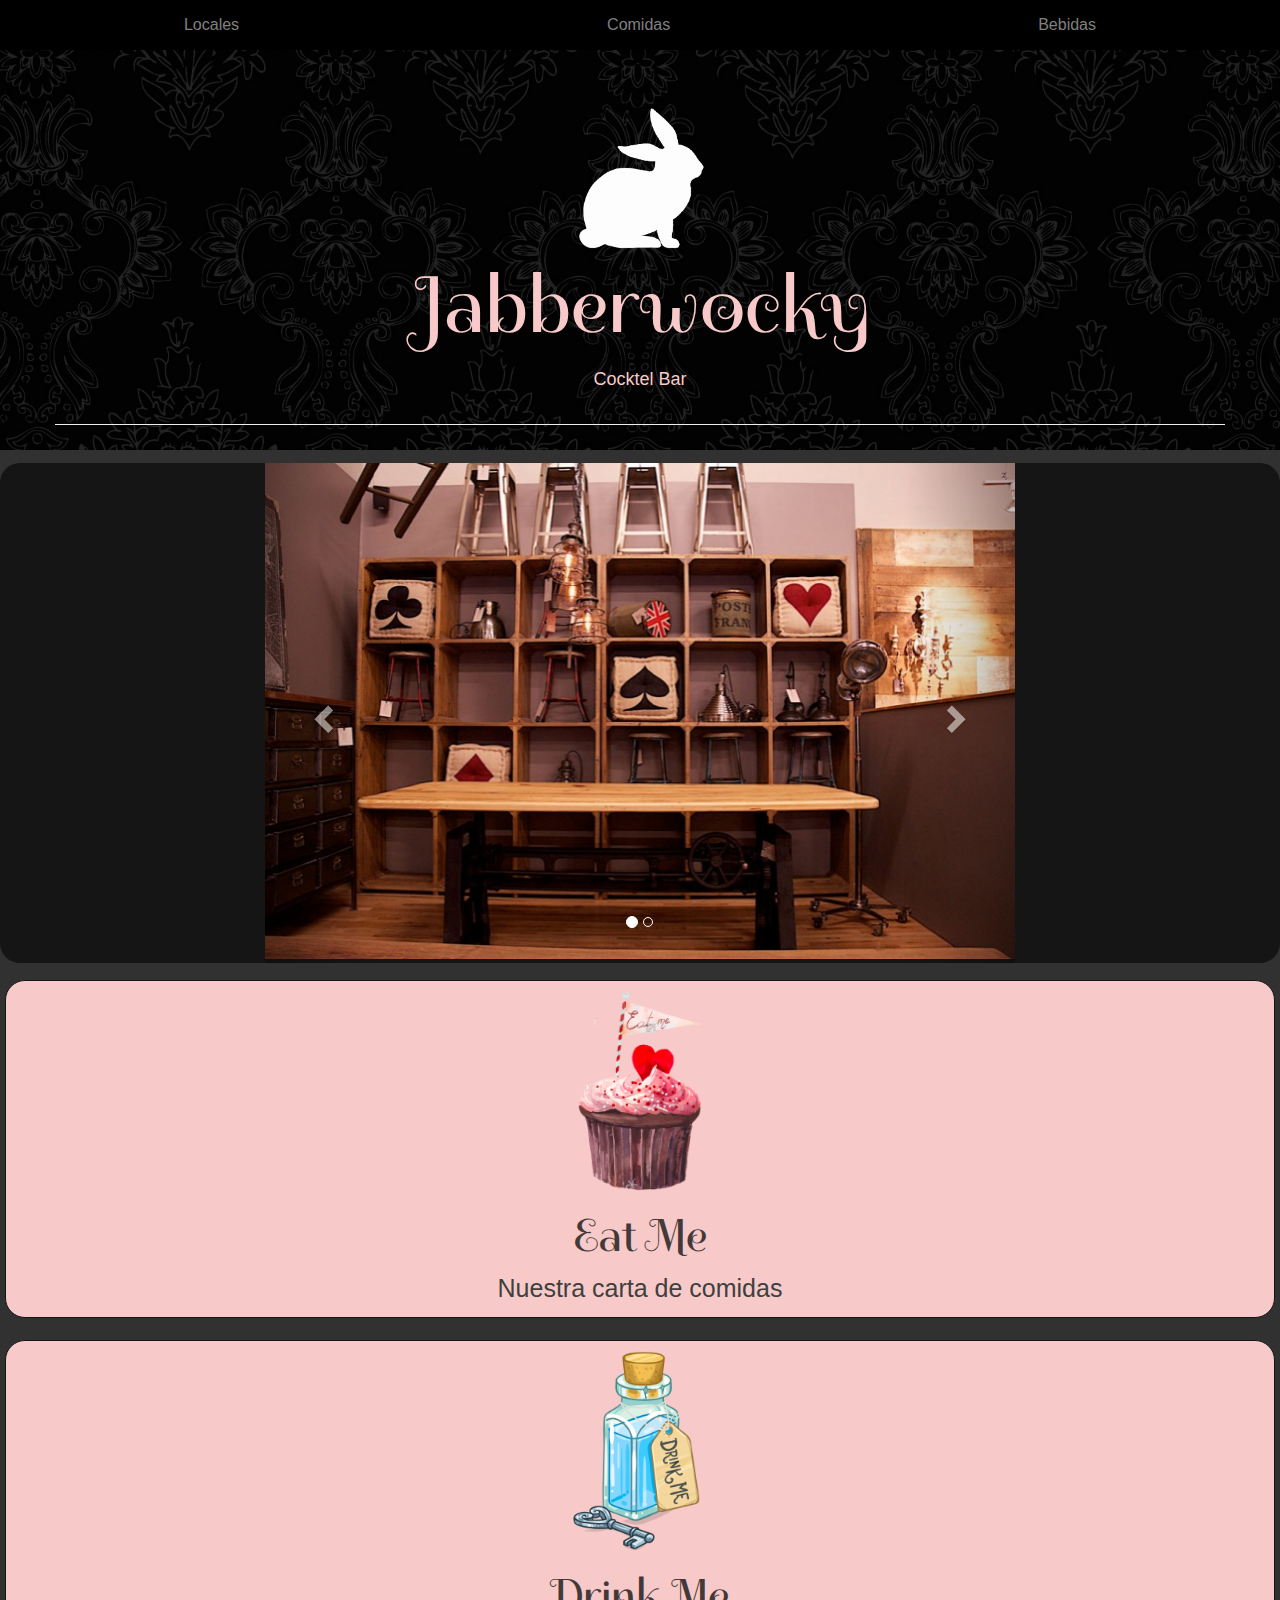
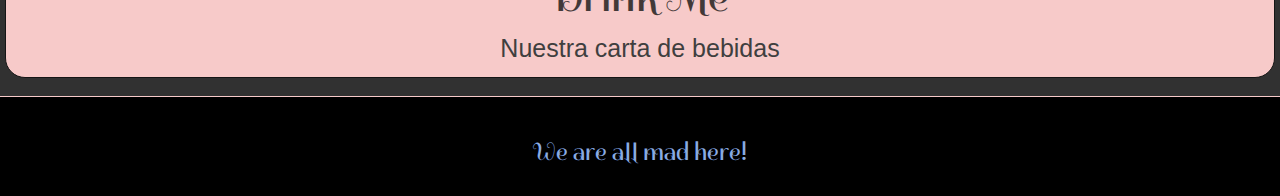
<file: pages/cocteleria/index.html>
<!DOCTYPE html>
<html lang="es">
  <head>
    <meta charset="utf-8">
    <meta http-equiv="X-UA-Compatible" content="IE=edge">
    <meta name="viewport" content="width=device-width, initial-scale=1">
    <link href="https://fonts.googleapis.com/css?family=Space+Mono:400,700,700i" rel="stylesheet">
    <link rel="shortcut icon" href="i/favicon.ico" type="image/x-icon">
    <link rel="icon" href="img/favicon.ico" type="image/x-icon">
    <!-- The above 3 meta tags *must* come first in the head; any other head content must come *after* these tags -->
    <!-- Bootstrap -->
    <link href="css/bootstrap.min.css" rel="stylesheet">
    <link rel="stylesheet" href="https://maxcdn.bootstrapcdn.com/bootstrap/3.3.7/css/bootstrap.min.css">
        <script src="https://ajax.googleapis.com/ajax/libs/jquery/3.2.0/jquery.min.js"></script>
        <script src="https://maxcdn.bootstrapcdn.com/bootstrap/3.3.7/js/bootstrap.min.js"></script>
   
    <link href="https://fonts.googleapis.com/css?family=Spirax" rel="stylesheet">
    <title>Jabberwocky - Cocktel Bar</title>
    <link rel="stylesheet" href="css/estilos.css">
    <link href="https://fonts.googleapis.com/css?family=Alice" rel="stylesheet">
    <link href="https://fonts.googleapis.com/css?family=Lobster" rel="stylesheet">
    <link href="https://fonts.googleapis.com/css?family=Dancing+Script|Kaushan+Script|Montez|Pacifico|Princess+Sofia|Ruge+Boogie|Ruthie" rel="stylesheet">
  </head>
  <body>
     <!-- Header -->
  <header>
  <div class="container-fluid">
  			<div class="row">
  			 <nav>
	  			<ul>
	  				<li><a href="#animacion">Locales</a></li>
	  				<li><a href="#comida">Comidas</a></li>
	  				<li><a href="#bebida">Bebidas</a></li>
	  			</ul>
	  		 </nav>
  		     </div>	
  </div>
  <div class="container">
             <div class="row">
                    <div class="page-header text-center header">
                       <div class="title">
                            <img class="img-responsive-header" src="images/bunny.png" alt="bunny">
                            <h1>Jabberwocky</h1>
                            <h2>Cocktel Bar</h2>
                        </div>
                    </div>
            </div>
  </div>
  </header>
  <div class="container-fluid">

        <div class="row animacion" id="animacion">
        <div id="myCarousel" class="carousel slide local" data-ride="carousel">

         <!-- Indicators -->
        <ol class="carousel-indicators">
          <li data-target="#myCarousel" data-slide-to="0" class="active"></li>
          <li data-target="#myCarousel" data-slide-to="1"></li>
        </ol>

        <!-- Wrapper for slides -->
        <div class="carousel-inner" role="listbox">

          <div class="item active">
            <img src="images/background.jpg" alt="local">
            <div class="carousel-caption fruta">
              <div class="row rabbit"> 
                
              </div>
            </div>
          </div>

          <div class="item">
            <img src="images/background2.jpg" alt="locales">
            <!--<div class="carousel-caption fruta">
              <h3>Locales:</h3>
              <p>Palermo</p>
            </div>-->
          </div>
        </div>

        <!-- Left and right controls -->
        <a class="left carousel-control" href="#myCarousel" role="button" data-slide="prev">
          <span class="glyphicon glyphicon-chevron-left" aria-hidden="true"></span>
          <span class="sr-only">Previous</span>
        </a>
        <a class="right carousel-control" href="#myCarousel" role="button" data-slide="next">
          <span class="glyphicon glyphicon-chevron-right" aria-hidden="true"></span>
          <span class="sr-only">Next</span>
        </a>

      </div>
</div>
</div>
<div class="container-fluid">
        <!--<div class="row locales">          
          <div class="col xs-12 col-sm-12 col-md-12"> 
           
            <div class="row">
            <h4>Locales</h4>
            </div>
            <div class="row">
            <nav>
              <a href="#">Palermo</a>
              <a href="#">San Telmo</a>
              <a href="#">Olivos</a>
              <a href="#">Balvanera</a>
            </nav>
            </div>
          </div>
        </div>-->
         <div class="row carta">
            <div class="col-xs-12 col-sm-12 col-md-12 derecha eat" id="comida">
                <img src="images/eatmevector.png">
                <h2>Eat Me <!--<span class="glyphicon glyphicon-heart-empty" aria-hidden="true"></span>--></h2>
                <p>Nuestra carta de comidas</p>
            </div> <!-- cierra la col grande -->
        </div> <!-- cierra row -->
        <div class="row carta">
            <div class="col-xs-12 col-sm-12 col-md-12 izquierda drink" id="bebida">
                 <img src="images/drinkmeblue.png">
                 <h2><!--<span class="glyphicon glyphicon-heart-empty" aria-hidden="true"></span>--> Drink Me</h2>
                 <p>Nuestra carta de bebidas</p>
             </div>
        </div>
       
      </div>
</div>
      <div class="row">
      <div class="footer">
        <div class="container-fluid">
            <h4>We are all mad here!</h4>
              <div class="row row-centered">
              <div class="col-md-9 col-centered">
            <p>Lorem ipsum dolor sit amet, consectetur adipiscing elit. Maecenas consequat nec mauris semper rhoncus. Mauris placerat a nisi vel pretium. Vivamus et finibus nibh. Nullam quis gravida velit, nec elementum dui. Vestibulum quis lacus ut erat tempus pulvinar ac interdum felis. Nunc egestas commodo libero, sed varius enim vehicula sed. Nullam tristique quis lorem eu porta. Quisque aliquet erat vel sapien aliquam, et ultricies tortor molestie. Sed vitae sem porttitor, pellentesque ante eu, ullamcorper odio. Aenean id nisl vel elit convallis dapibus. Cras scelerisque ligula vitae augue ultricies porta. Maecenas et arcu augue. Integer molestie quam lorem, et placerat arcu dignissim at. Suspendisse et fringilla orci.
              </p>
              </div>
              </div>
        </div>
      </div>
      </div>
</body>
</html>
</file>
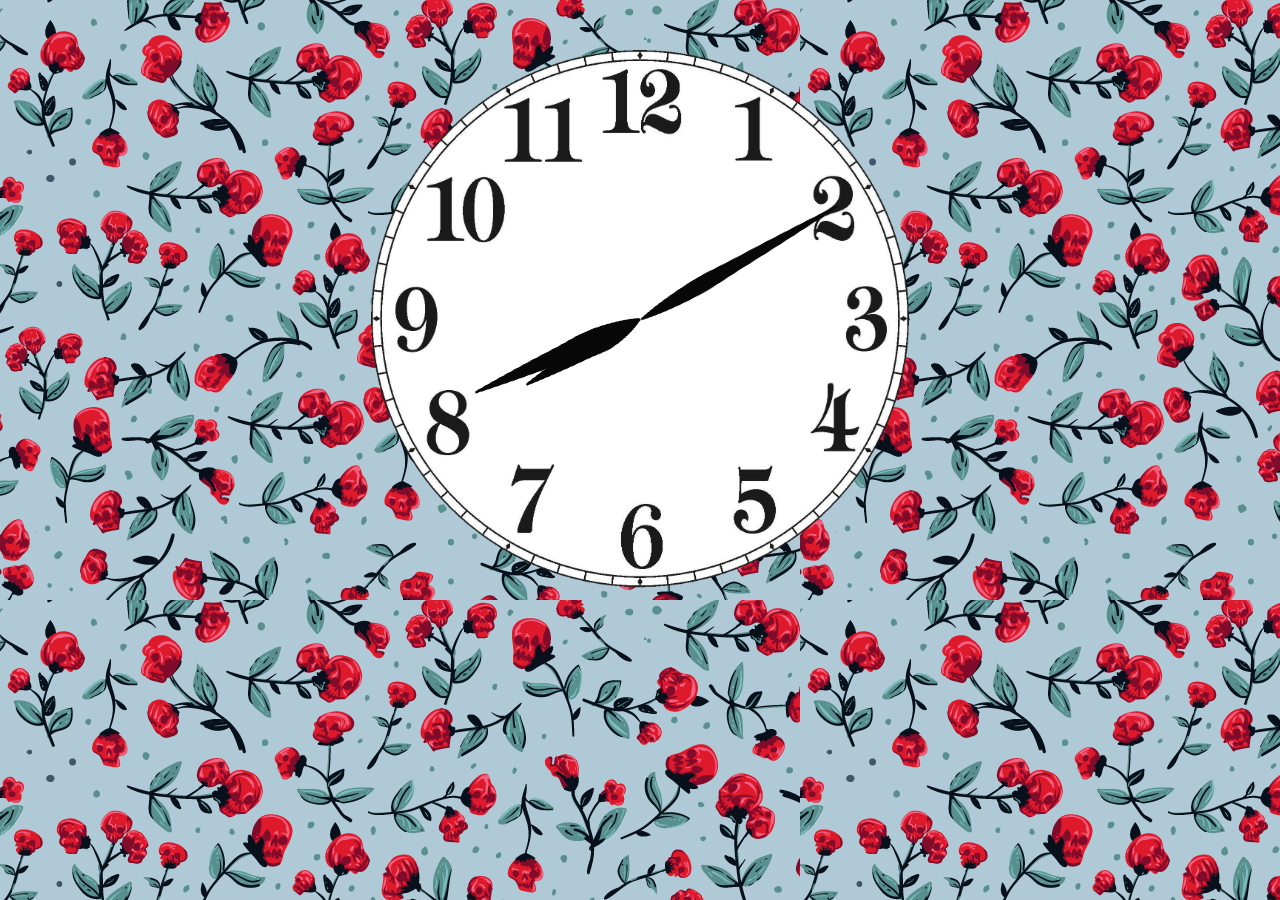
<file: pages/reloj/index.html>
<html>
	<head>
		<title>Reloj Analógico</title>
		<link rel="stylesheet" type="text/css" href="css/style.css">
		<meta charset="UTF-8">
	</head>
	<body>
	<div class="contenedor">
		<img src="images/reloj.png" class="reloj">
		<img src="images/minutos.png" class="minutos">
		<img src="images/segundos.png" class="segundos">
		<img src="images/hora.png" class="horas">
	</div>
	<script src="js/jquery-3.2.1.min.js"></script>
	<script src="js/jqueryrotate.js"></script>
	<script src="js/bootstrap.js"></script>
	<script src="js/functions.js"></script>
	
	</body>

</html>
</file>
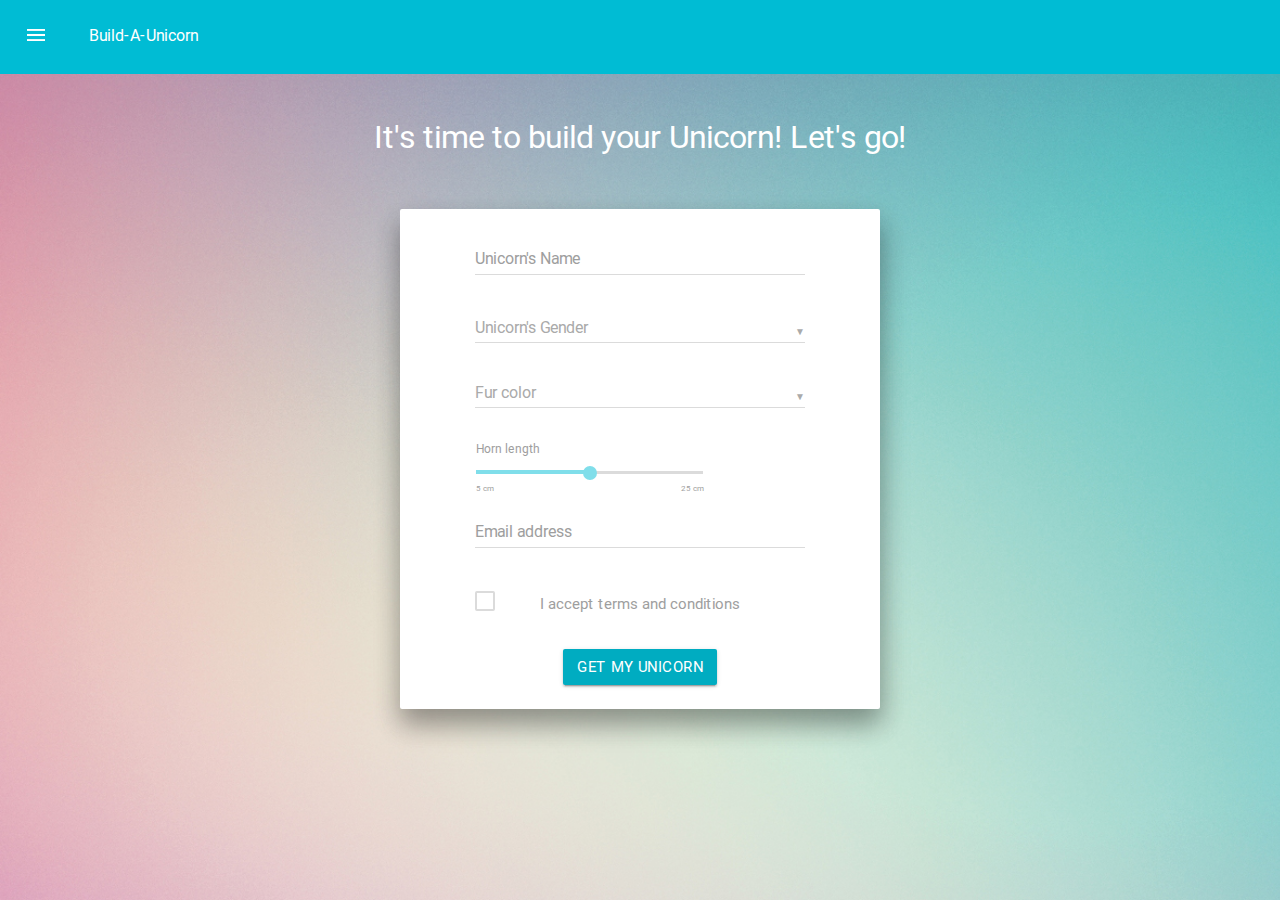
<file: pages/unicorn/index.html>
<html>
	<head>
			<meta charset="UTF-8">
			<title>Build-A-Unicorn!</title>
			
			<link type="text/css" rel="stylesheet" href="css/materialize.min.css"  media="screen,projection"/>
			<link href="https://fonts.googleapis.com/icon?family=Material+Icons" rel="stylesheet">
			<link rel="stylesheet" href="css/style.css">

      		<meta name="viewport" content="width=device-width, initial-scale=1.0"/>
	</head>
	<body>
			<div class="container-fluid gradient">
				<div class="row custom">
					<div class="col 12">
			  			<a href="#" id="nav"><img src="images/navbar.png" alt="navegacion"></a>
			    		<h2>Build-A-Unicorn</h2>
			    	</div>
			    </div>
			    <div id="menu-dropdown">
			    		<ul>
			    			<li>Get my unicorn!</li>
			    			<li>About unicorns</li>
		    			<li>About us</li>	
		    		</ul>
		    </div>
		    <div class="row">
		    	<div class="col s12 titulo">
		    		<h1>It's time to build your Unicorn! Let's go!</h1>
		    	</div>
		    </div>
		    <div class="row">
		    	<div class="col s12 unicornio">
			    	<div class="form">
			    		<div class="row modified">
				    		<div class="input-field">
						          <input type="text" id="unicornName">
						          <label for="first_name" class="label" >Unicorn's Name</label>
						          <div class="errors"><p>Name your unicorn!</p></div>
	        				</div>
	        			</div>
	        			<div class="row modified" id="fade">
      						<div class="input-field selectorOne">
							    <label for="select" id="genderSelect" class="selection">Unicorn's Gender</label>
							    <select id="gender">
							      <option value="" disabled selected>Unicorn's Gender</option>
							      <option value="1">Female</option>
							      <option value="2">Male</option>
							      <option value="3">Doesn't believe in gender</option>
							    </select>	
							    <div class="show"><p>Choose one</p></div>
  							</div>
  						</div>
  						<div class="row modified">
      						<div class="input-field selectorTwo">
      					        <label for="select" id="furSelect" class="selection">Fur color</label>
							    <select id="color">
							      <option value="" disabled selected>Fur color</option>
							      <option value="1">Blue</option>
							      <option value="2">Pink</option>
							      <option value="3">Purple</option>
							      <option value="4">Orange</option>
							      <option value="5">Lime</option>
							      <option value="6">Black</option>
							      <option value="7">White</option>
							    </select>	
							    <div class="error3"><p>Choose one</p></div>
  							</div>
  						</div>
						<div class="row horn">
							<div class="myClass">
								<label for="input">Horn length</label>
								<div class="line"></div>  
      							<input type="range" id="test5" min="5" max="25" />
						      	<div class="scale">	
							    	<label for="min">5 cm</label>
							    	<label for="max">25 cm</label>
							    </div>
						    </div>
 						</div>
	        			<div class="row modified2">
					        <div class="input-field">
					          <input type="email" class="validate" id="mail">
					          <label for="email" class="label" data-error="Not a valid email address!">Email address</label>
					          <p id="emptyMail">Write an email address</p>
					          <div class="icon"><i class="material-icons">warning</i></div>
					        </div>
      					</div>
      					<div class="row modified">
      						<div class="check">
	      						<p>
									<input type="checkbox" class="filled-in" id="checkbox" name="checkbox" value="on">
									<label for="checkbox" class="align">I accept terms and conditions</label>
	    						</p>
    						</div>
    					</div>
    					<div class="row checked">
								    <p id="checkbox-error">Hey! Click here!</p>
						</div>

    					<div class="row modified">
    						<a type="submit" class="waves-effect waves-light btn myBtn" onclick="formValidation()">Get my unicorn</a>
    					</div> 		
			    	</div> 
			    </div> 
		    </div>  
  		</div>
		<script src="js/jquery-3.2.1.min.js"></script>
      	<script type="text/javascript" src="js/materialize.min.js"></script>
		<script src="js/functions.js"></script>	

		</body>
</html>
</file>
<file: pages/cocteleria/css/estilos.css>
* { 
	padding: 0px;
	margin: 0px;
	box-sizing: border-box; 
	-webkit-box-sizing: border-box;
	-moz-box-sizing: border-box;
}

body {
	background-color: #313131;
}

.title h1 {
	font-family: 'Spirax';
	font-size: 80px;
	color: #F7CAC9;
}

h1:hover {
	opacity: 0.8;
}

.title h2 {
	color: #F7CAC9;
	font-size: 18px;
	text-align: center;
	margin-top: -0,8%;
	font-family: 'helvetica'; 
}

header {
	background-color: #151515;
	background-image: url("../images/vintage4.jpg"); 
	background-size: cover; 
	height: 450px;
}

.header {
	height: 325px;

}

.carta h2 {
	color: #151515;  
	font-family: 'Spirax'; 
	font-size: 325%;
	font-weight: 100; 
	opacity: 0.8;
}

.carta h2, h3 {
	width: 100%; 
}

.carta h3 {
	font-style: italic; 
}


p {
	text-align: justify;
}

.carta {
	display: flex;
	justify-content: space-between;
	flex-wrap: wrap;  
	margin-top:1%;
	margin-bottom: 1%;

}

.drink, .eat {
	background-color: rgb(247, 202, 201);
	display: flex;  
	align-items: center;  
	justify-content: center; 
	flex-wrap: wrap;
	border: 1px solid #151515;
	/*height: 300px;*/	
}



.drink{  
	border-radius: 20px 20px 20px 20px;
	margin: 5px;
	z-index: 0; 
	
	/*border: 3px solid transparent;
    -moz-border-image: -moz-linear-gradient(left, cyan 0%, grey 100%);
	-webkit-border-image: -webkit-linear-gradient(left, cyan 0%, grey 100%);
	border-image: linear-gradient(to right, cyan 0%, grey 100%);
	border-image-slice: 1;*/ 
}

.eat{
	border-radius: 20px 20px 20px 20px;
	margin: 5px;
	z-index: 0; 
}

/*	border: 2px dotted #3f3f3f;
	border: 3px solid transparent;
    -moz-border-image: -moz-linear-gradient(left, grey 0%,  cyan 100%);
	-webkit-border-image: -webkit-linear-gradient(left, grey 0%,  cyan 100%);
	border-image: linear-gradient(to right, grey 0%,  cyan 100%);
	border-image-slice: 1;  
}
   /*cyankground-image:
      -moz-linear-gradient(45deg, #000 25%, transparent 25%), 
      -moz-linear-gradient(-45deg, #000 25%, transparent 25%),
      -moz-linear-gradient(45deg, transparent 75%, #000 75%),#3b1261-moz-linear-gradient(-45deg, transparent 75%, #000 75%);
    
    -moz-background-size:100px 100px;
    background-size:100px 100px;
    -webkit-background-size:100px 101px; 
    background-position:0 0, 50px 0, 50px -50px, 0px 50px;*/

/*.drink img {
	border-radius: 100%;
	height: 230px;
	width: auto;
	border: solid 1px #3f3f3f;
	position: absolute;
}*/

.eat img, .drink img {
	height: 200px;
	width: auto; 
	margin-top: 10px;
}

/*.drink:hover, .eat:hover {	
	height: 250px;
	z-index: 2; 
	background-color: rgba(247, 202, 201, 1.0);/*
	background-image: url('../images/marco3.png'); 
	background-repeat: no-repeat;
	background-position: center; 
	background-size: auto 340px;
}


.drink:hover img, .eat:hover img {
	display: block;

}*/

.eat h2, .drink h2 { 
	text-align: center; 
}


/*.drink:hover h2, .eat:hover h2 {
	display: none;
}

.drink:hover p, .eat:hover p {
	display: none;
}
*/
.drink p, .eat p {
	width: 100%;
	text-align: center;
	font-size: 25px;
	color: #3f3f3f;
	font-family: 'helvetica' 
}

header img {
	width: 12%;
	height: auto;
	margin-bottom: -1%;
	margin-top: 0.5%;
}



.locales {
	background-color: black; 
	/*background-image: url("../images/clock.jpg");*/
	background-size: cover;
	color: #89ABE3;
	height: 190px;
	margin-top: 1%;
	border-radius: 30px 30px 30px 30px;
	display: flex;
	align-content: center; 
	flex-wrap: wrap;
	opacity: 0.8;
}
.locales h2 {
	font-family: Dancing Script; 
	text-align: center;  
}

.locales h4 {
	font-family: 'helvetica';
	font-size: 18px;
	text-align: center; 
	margin-top: 1%;
}

.locales nav {
	display: flex;
	justify-content: space-around;
	margin-top: 1%;
}

.locales a {
	text-decoration: none;
	color: #F7CAC9;
	opacity: 0.8;
	font-size: 16px;
	font-family: 'helvetica'; 
}

.locales a:hover {
	font-size: 18px;
	opacity: 1.0;
}

.mad {
	text-align: center;
	background: black;
	height: 10px;
	justify-content: center; 
}

.locales nav, h3, h2 {
 width: 100%;
}


.footer {
	background: black; 
	height: 100px;
	border-top: 1px solid #F7CAC9;
	display: flex;
	align-items: flex-end; 

}

.footer p {
	display: none;
}

.footer h4 {
	font-family: 'spirax'; 
	font-size: 25px;
	color: #89ABE3;
	text-align: center;
}

.footer:hover {
	height: 150px;
	position:fixed;
	bottom:0;
	right:0;
	background-image: url(../images/cheshirepurple.png); 
	background-position: bottom right;
	background-repeat: no-repeat;
	background-size: auto 90%;
	z-index: 150; 
} 

.footer:hover p {
	display: block;
}

.row-centered {
    text-align:center;
}
.col-centered {
    display:inline-block;
    float:none;
    /* reset the text-align */
    text-align:left;
    /* inline-block space fix */
    margin-right:-4px;
}

.local {
	height: 500px;
	width: 750px; 
}

.local img {
	height: 200px;
	width: auto;
}

.animacion {
	display: flex;
	justify-content: center; 
	background: #151515;
	border-radius: 20px 20px 20px 20px;
	margin-top: 1%;
}

.sarasa	{
	width: 800px;
	display:flex;
	justify-content: center; 
}

.rabbit {
		color: #89ABE3;
		font-family: 'Dancing Script';
		border-radius: 0px 0px 0px 0px;
		text-align: center; 
		margin-top: 1%; 
}

.rabbit h2 {
	font-size: 32px;
}

.fruta {
	color:  #89ABE3;
	font-family: 'Dancing Script';
	height: 40%;
}

nav {
	width: 100%;
}

ul {
	display: flex;
	justify-content: space-around;
	height: 50px;
	color: white;
	list-style-type: none; 
	width: 100%; 
	background-color: black; 
	flex-direction: row; 
	align-items: center; 
}

ul li a{
	text-decoration: none; 
	color: grey;
	font-family: 'helvetica';
	font-size: 16px;
}

ul li a:hover {
	color: #89ABE3;
	text-decoration: none; 
	font-size: 20px;
}
</file>
<file: pages/reloj/css/style.css>
body {
	background-image: url(../images/pattern.png);
}

.contenedor {
	position: absolute;
	top: 50px;
	left: 29%;
	width: 42%;
}

.reloj {
	position: absolute;
	z-index: 0; 
	width: 100%;
	height: auto;
}

.horas {
	position: absolute;
	z-index: 1; 
	width: 100%;
	height: auto;
}

.minutos {
	position: absolute;
	z-index: 2; 
	width: 100%;
	height: auto;
}

.segundos {
	position: absolute;
	z-index: 3; 
	width: 100%;
	height: auto;
}
</file>
<file: pages/unicorn/css/style.css>
* {
	margin: 0;
	padding: 0;
	box-sizing: border-box;
}

/* General Appearence */

body {
	background: url(../images/fondo3.jpg);
	background-size: cover; 
	background-repeat: no-repeat;
}

.titulo {
	display: flex;
	justify-content: center; 
}

.titulo h1 {
	font-size: 32px; 
	font-family: "Roboto"; 
	font-weight: 400;
	color: white;
	margin: 0px;
	margin-top: 45px;
}

.row.custom {
	background: #00BCD4;
	height: 74px;
	margin-top: 0px;
}

.custom h2 {
	font-size: 16px; 
	font-family: "Roboto";
	font-weight: 500px; 
	color: #FFFFFF;
	display: inline;
	position: relative;
	top: 25px;
	left: 56px;
	margin: 0;
}

.custom img {
	width: 18px;
	height: auto;
	position: relative;
	top: 25px;
	left: 16px;
}

.form {
	width: 480px;
	height: 500px;
	background-color: white; 
	margin-top: 55px;
	box-shadow: 0px 15px 25px rgba(0,0,0,0.24), 2px 15px 30px rgba(0,0,0,0.18); 
	border-radius: 2px;
}

/*.form:hover {
  	box-shadow: 0 15px 35px rgba(0,0,0,0.40), 0 15px 45px rgba(0,0,0,0.28), 0 15px 55px rgba(0,0,0,0.15);
  	border: 1px grey solid;
  	border-radius: 2px;
}*/

.unicornio {
	display: flex;
	justify-content: center; 
}


.modified {
	display: flex;
	justify-content: center; 
}

.row {
    margin-left: auto;
    margin-right: auto;
    margin-top: 0px;
    margin-bottom: 0px;
}

.row.modified2 {
    height: 78px;
    display: flex;
    justify-content: center; 
    padding-top: 13px;
}

.myClass {
  width: 228px;
  margin-left: 76px;
  height: 65px;
  padding-top: 36px;
}

.check p {
  width: 330px;
  margin-top: 44px;
  margin-bottom: 0px;

}

.check p label.align {
  padding-left: 65px;
}

div.select-wrapper {
  height: 45px;
  position: absolute;
  top: 20px;
}

.scale {
  display: flex;
  justify-content: space-between;
}

.scale label {
  font-size: 8px;
  margin: 0;
  padding: 0; 
}


/* Inputs style */

input[type=text]:not(.browser-default) {
	margin: 0;
  padding: 0;
	width: 330px;
	font-size: 16px;
	font-family: "roboto";
	font-weight: 400;
	border-bottom: 1px solid #DBDBDB;
  height: 30px;
  margin-top: 35px;
}

input[type=email]:not(.browser-default) {
  margin: 0;
  padding: 0;
  width: 330px;
  font-size: 16px;
  font-family: "roboto";
  font-weight: 400;
  border-bottom: 1px solid #DBDBDB;
  height: 78px;
  height: 30px;
  margin-top: 35px;
}

.input-field {
	width: 330px;
	margin: 0;
	padding: 0;
  height: 65px;
}

.input-field label.label {
	width: 330px;
	height: 65px;
	font-size: 16px;
	font-family: "Roboto"; 
  position: absolute;
  top: 25px;
}

.input-field label.label.active {
	height: 57.5px;
	position: absolute;
	bottom: 0;
	transform: translateY(-6px) scale(0.75);
	color: #AAAAAA; 
}

[type="checkbox"]:not(:checked),
[type="checkbox"]:checked {
  position: absolute;
  opacity: 0.1;
  pointer-events: none;
  height: 20px;
  width: 20px;
}

[type="checkbox"].filled-in:checked+label:after {
	border-color: #80DEEA;
	background-color: #80DEEA; 
	

}

[type="checkbox"].filled-in:not(:checked)+label:after {
   
    border: 2px solid #DBDBDB;
   
}


input[type=text].select-dropdown {
  height: 30px;
  color: #AAAAAA;
  margin: 0;
  margin-top: 18px;
}

input[type=range] {
	height: 20px;
	margin: 0px;
	border: 0px;
}

input[type=range] {
  -webkit-appearance: none;
}

input[type=range]+.thumb {
  display: none;
}

    .line {
        display: block;
        height: 4px;
        border: 0;
        position: relative;
        top: 12px;
        width: 114px;
        background: #80DEEA;
        z-index: 1;  
    }


input[type=range]::-webkit-slider-runnable-track {
  height: 3px;
  background: #DBDBDB;
  border: none;
}

input[type=range]::-webkit-slider-thumb {
  -webkit-appearance: none;
  border: none;
  height: 14px;
  width: 14px;
  border-radius: 50%;
  background-color: #80DEEA;
  -webkit-transform-origin: 50% 50%;
          transform-origin: 50% 50%;
  margin: -5px 0 0 0;
  -webkit-transition: .3s;
  transition: .3s;
}

input[type=range]:focus::-webkit-slider-runnable-track {
  background: #DBDBDB;
}

input[type=range] {
  border: 1px solid white;
}

input[type=range]::-moz-range-track {
  height: 3px;
  background: #DBDBDB;
  border: none;
}

input[type=range]::-moz-range-thumb {
  border: none;
  height: 14px;
  width: 14px;
  border-radius: 50%;
  background: #80DEEA;
  margin-top: -5px;
}

input[type=range]:-moz-focusring {
  outline: 1px solid #fff;
  outline-offset: -1px;
}


input[type=range]::-ms-track {
  height: 3px;
  background: #DBDBDB;
  border-color: transparent;
  border-width: 6px 0;
  color: transparent;
}

input[type=range]::-ms-fill-lower {
  background: #80DEEA;
}

input[type=range]::-ms-fill-upper {
  background: #DBDBDB;
}

input[type=range]::-ms-thumb {
  border: none;
  height: 14px;
  width: 14px;
  border-radius: 50%;
  background: #80DEEA;
}

input[type=range]:focus::-ms-fill-lower {
  background: #80DEEA;
}

input[type=range]:focus::-ms-fill-upper {
  background: #DBDBDB;
}


input:not([type]):focus:not([readonly]) + label,
input[type=text]:not(.browser-default):focus:not([readonly]) + label,
input[type=password]:not(.browser-default):focus:not([readonly]) + label,
input[type=email]:not(.browser-default):focus:not([readonly]) + label,
input[type=url]:not(.browser-default):focus:not([readonly]) + label,
input[type=time]:not(.browser-default):focus:not([readonly]) + label,
input[type=date]:not(.browser-default):focus:not([readonly]) + label,
input[type=datetime]:not(.browser-default):focus:not([readonly]) + label,
input[type=datetime-local]:not(.browser-default):focus:not([readonly]) + label,
input[type=tel]:not(.browser-default):focus:not([readonly]) + label,
input[type=number]:not(.browser-default):focus:not([readonly]) + label,
input[type=search]:not(.browser-default):focus:not([readonly]) + label,
textarea.materialize-textarea:focus:not([readonly]) + label {
  color: #AAAAAA;
  height: 65px;
}


input:not([type]):focus:not([readonly]),
input[type=text]:not(.browser-default):focus:not([readonly]),
input[type=password]:not(.browser-default):focus:not([readonly]),
input[type=email]:not(.browser-default):focus:not([readonly]),
input[type=url]:not(.browser-default):focus:not([readonly]),
input[type=time]:not(.browser-default):focus:not([readonly]),
input[type=date]:not(.browser-default):focus:not([readonly]),
input[type=datetime]:not(.browser-default):focus:not([readonly]),
input[type=datetime-local]:not(.browser-default):focus:not([readonly]),
input[type=tel]:not(.browser-default):focus:not([readonly]),
input[type=number]:not(.browser-default):focus:not([readonly]),
input[type=search]:not(.browser-default):focus:not([readonly]),
textarea.materialize-textarea:focus:not([readonly]) {
  border-bottom: 1px solid #DBDBDB;
  -webkit-box-shadow: 0 0 0 0;
          box-shadow: 0 0 0 0;
}

/* button styling */

.btn.myBtn {
	background-color: #00ACC1; 
  margin-bottom: 23px;
  width: 154px;
  padding: 0px;
  margin-top: 18px;
}

/* Dropdowns menus inside form */ 

.dropdown-content li>a, .dropdown-content li>span { 
  color: black;
  background-color: #EEEEEE; 
  font-size: 15px; 
  font-family: "roboto"; 
}

.select-dropdown li.disabled>span {
  background-color: #EEEEEE;
  color: #AAAAAA;
}

label.selection {
  display: none;
  font-size: 12px; 
  top: 5px;9c
} 

/* error divs style */

div.errors p {
  color: #F44336;
  opacity: 1;
  display: none;
  font-family: "Roboto";
  z-index: 1;
  position: absolute;
  top: 70px;
  font-size: 12px;
}

div.show p {
  color: #F44336;
  opacity: 1;
  display: none;
  font-family: "Roboto";
  z-index: 1;
  position: absolute;
  top: 70px;
  font-size: 12px;
}

div.error3 p {
  color: #F44336;
  opacity: 1;
  display: none;
  font-family: "Roboto";
  z-index: 1;
  position: absolute;
  top: 70px;
  font-size: 12px;
}

.row .checked {
  height: 15px;
}

.row .checked p {
  color: #F44336;
  opacity: 1;
  display: none;
  font-family: "Roboto";
  z-index: 1;
  position: relative;
  top: 0px;
  font-size: 12px;
  left: 75px;
}

.material-icons {
  font-size: 18px; 
  color: red;
}

.icon {
  text-align: right; 
  display: none;
  margin-top: 2px;
  color: red;
}

#emptyMail {
  display: none;
  color: red;
  text-align: left; 
  z-index: 1;
  font-family: 'roboto'; 
  font-size: 12px; 
}

.select-wrapper span.caret {
  position: absolute;
  top: 30px;
  color: #AAAAAA;
}

/* Hamburguer Menu dropdown styling */

div#menu-dropdown {
  position: absolute;
  display: none;
}

div#menu-dropdown ul {
  background-color: rgba(211,211,211,0.3);
  color: #ffffff;
  width: 300px;
  box-shadow: 0px 5px 8px rgba(0,0,0,0.24), 0 5px 8px rgba(0,0,0,0.18); 
  border-radius: 5px;
}

div#menu-dropdown ul:hover {
    box-shadow: 0px 5px 15px rgba(0,0,0,0.24), 0 5px 15px rgba(0,0,0,0.18); 

}

div#menu-dropdown ul li {
  height: 50px;
  text-align: center; 
  font-family: "roboto"; 
  padding-top: 14px;
  font-size: 16px;
  font-weight: 500; 
}

div#menu-dropdown ul li:hover {
  height: 50px;
  text-align: center; 
  font-family: "roboto"; 
  padding-top: 14px;
  font-size: 18px; 
  box-shadow: 0px 1px 8px rgba(0,0,0,0.18), 0 1px 10px rgba(0,0,0,0.15); 
  border-radius: 5px;
}

/* Medias-queries */

/*Mobile*/

@media only screen 
  and (min-device-width: 320px) 
  and (max-device-width: 480px)
  and (-webkit-min-device-pixel-ratio: 2) {

              body {
                    background: linear-gradient(to right, #ea7598, #4370b7);
              }

              .row.custom {
                background: rgba(255, 255, 255, 0.3);
                height: 60px;
                margin-top: 0px;
                border-bottom-right-radius: 2px; 
                border-bottom-left-radius: 2px; 

              }

              .custom img {
                top: 22px;
              }

              .custom h2 {
                top: 22px;
                
              }

              div#menu-dropdown ul {
                background-color: rgba(238, 238, 238, 1);
                opacity: 1; 
                color: #ffffff;
                width: 150px;
                border-radius: 0px;
              }

              div#menu-dropdown ul li {
                height: 40px;
                color: #939393;
              }
              div.col.s12.titulo { 
                width: 100%;
                margin-top: 0px;
                height: 80px; 
                background-color: #80DEEA;  
              }

              .titulo h1 { 
                font-size: 16px;
                color: white; 
                margin-top: 32px;
              }

              .form {
                margin-top: 0;
                width: 100%; 
                box-shadow: 0px 0px 0px, 0px 0px 0px; 
              }

              .form:hover {
                box-shadow: 0px 0px 0px, 0px 0px 0px; 
                border: 0;
              }

              input[type=text]:not(.browser-default) {
                width: 280px; 
              }

              input[type=email]:not(.browser-default) {
                width: 280px;
                          
              }

              .input-field {
                width: 280px;
             
              }

              .input-field label.label {
                width: 280px;
                z-index: 0; 
               
              }

              .row.horn {
                display: flex;
                justify-content: center; 
              }

              .myClass {
                width: 228px;
                margin: 0px;
              }

              .check p {
                width: 280px; 

              }

              .checked {
                display: flex;
                justify-content: center; 
              }

              p#checkbox-error {
                width: 280px; 
                position: relative;
                top: 0px;
                left: 0px;
                font-size: 12px;
                margin: 0px;
               }

              .row .col.s12 {
                margin: 0;
                left: 0;
                right: 0; 
              }

              .row .col {
                padding: 0;
              }

              .btn.myBtn {
                  background-color: #795bcc; 
                  width: 280px;
                  height: 50px;
                  padding-top: 8px;
                  margin-top: 15px; 
                }     

}
/* Tablets */

/* Portrait and Landscape */
@media (min-width:600px) 
and (max-width: 1240px)

{
              
              div#menu-dropdown ul {
                background-color: rgba(238, 238, 238, 1);
                opacity: 1; 
                color: #ffffff;
                width: 300px;
                border-radius-bottom-right: 5px;
                border-radius-bottom-left: 5px;
              }

              div#menu-dropdown ul li {
                height: 40px;
                color: #939393;
              }


}
</file>
